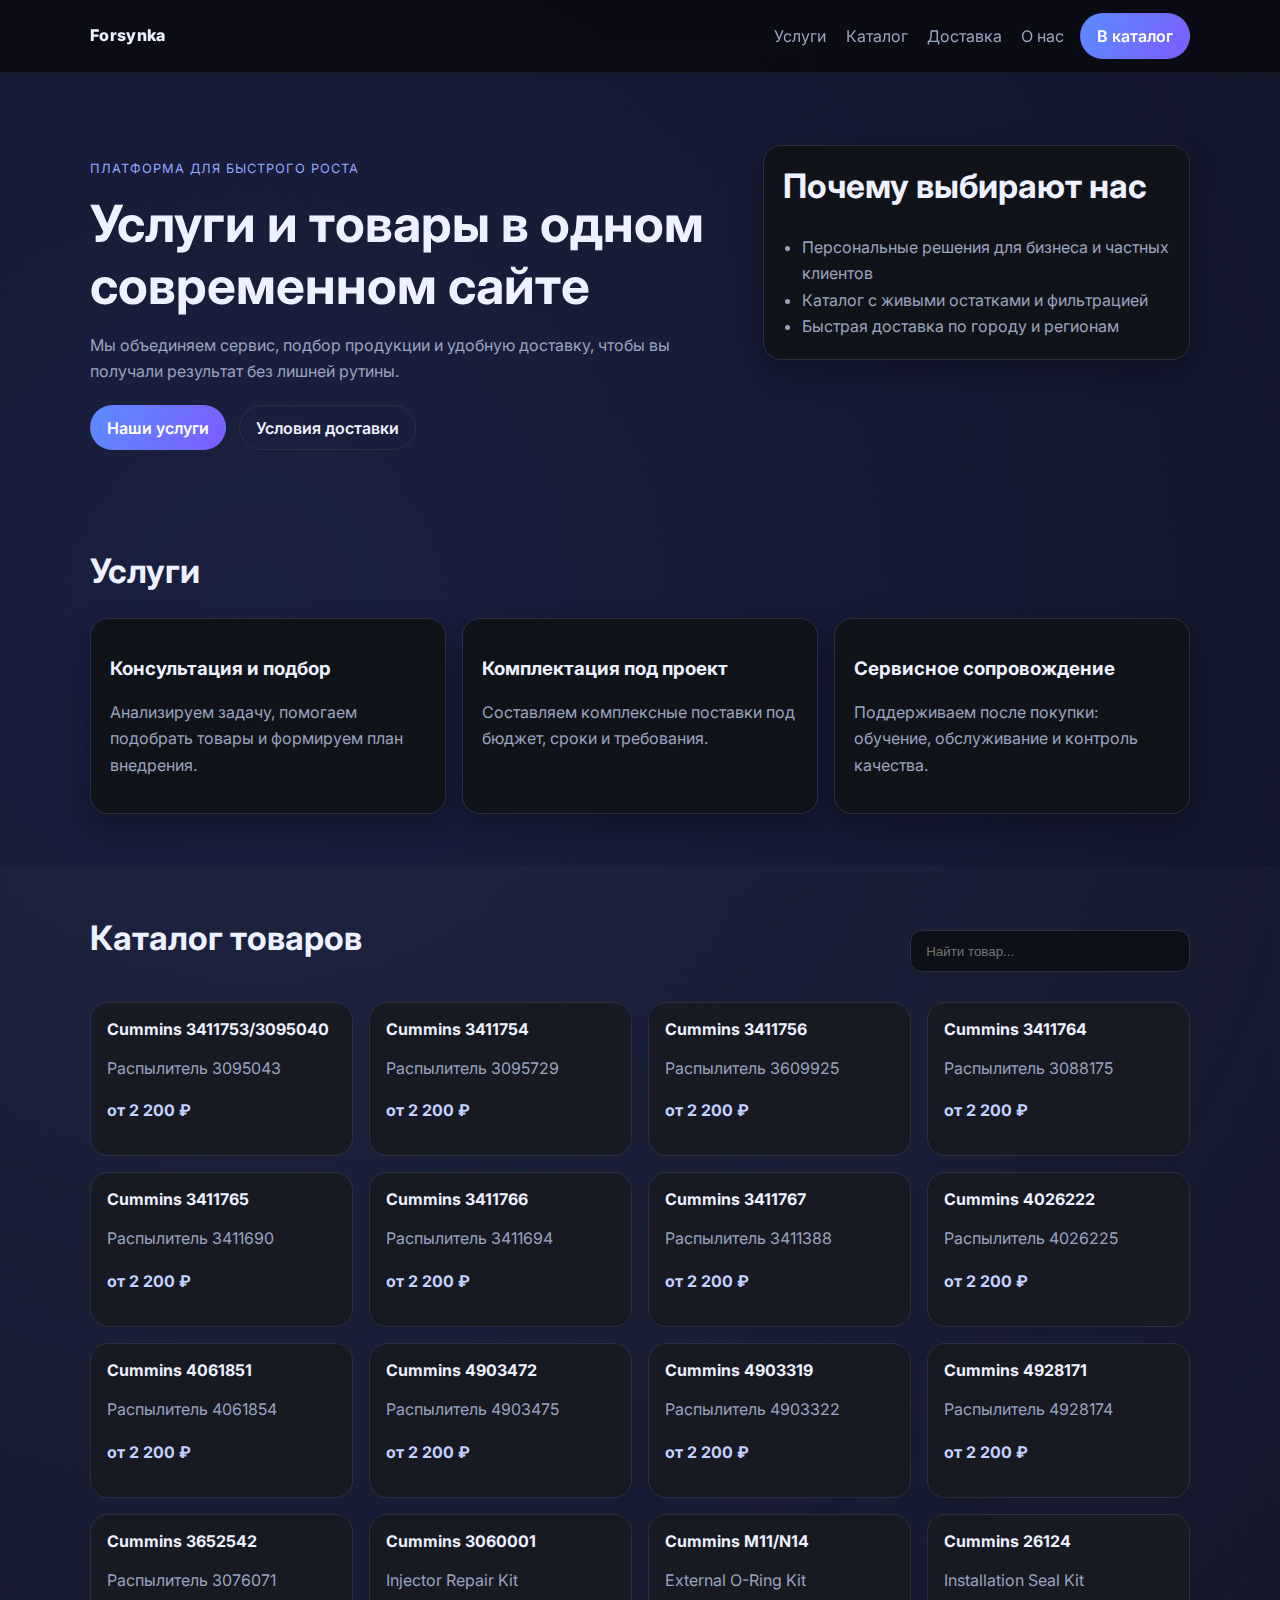
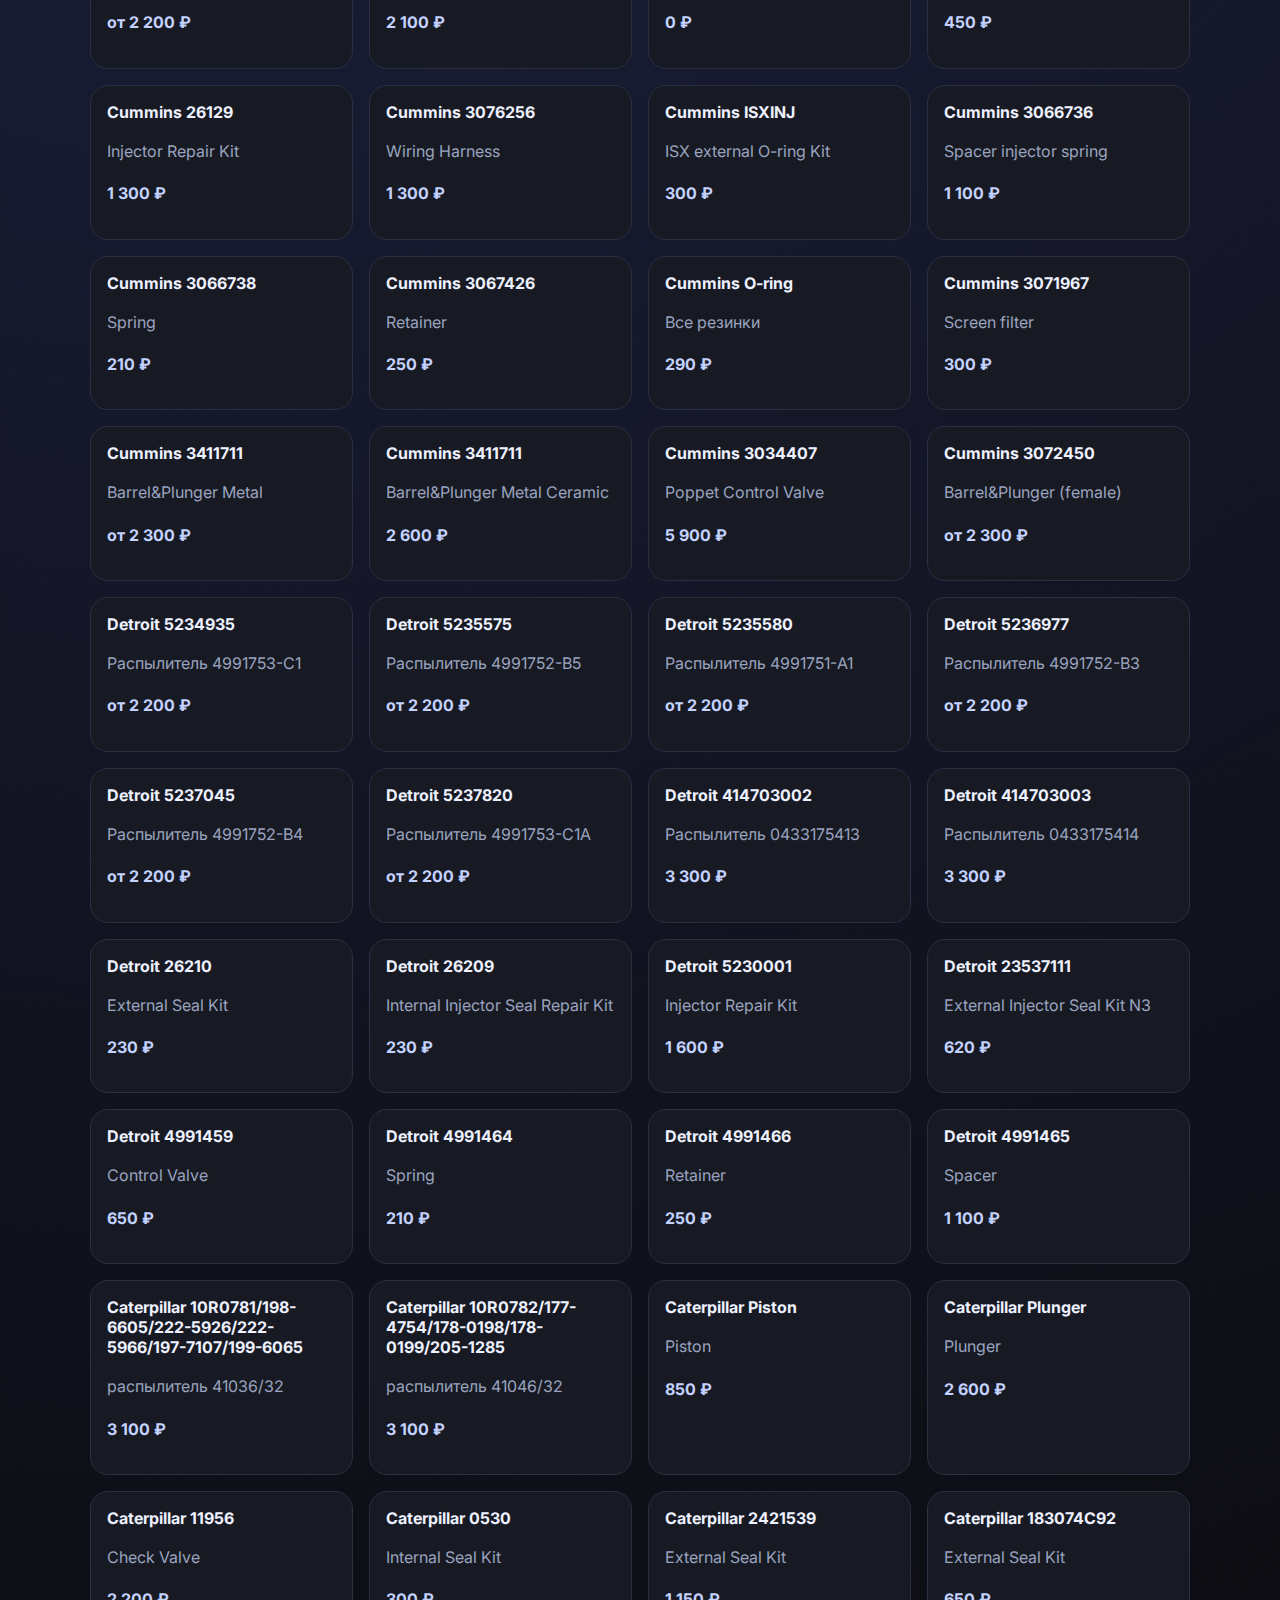
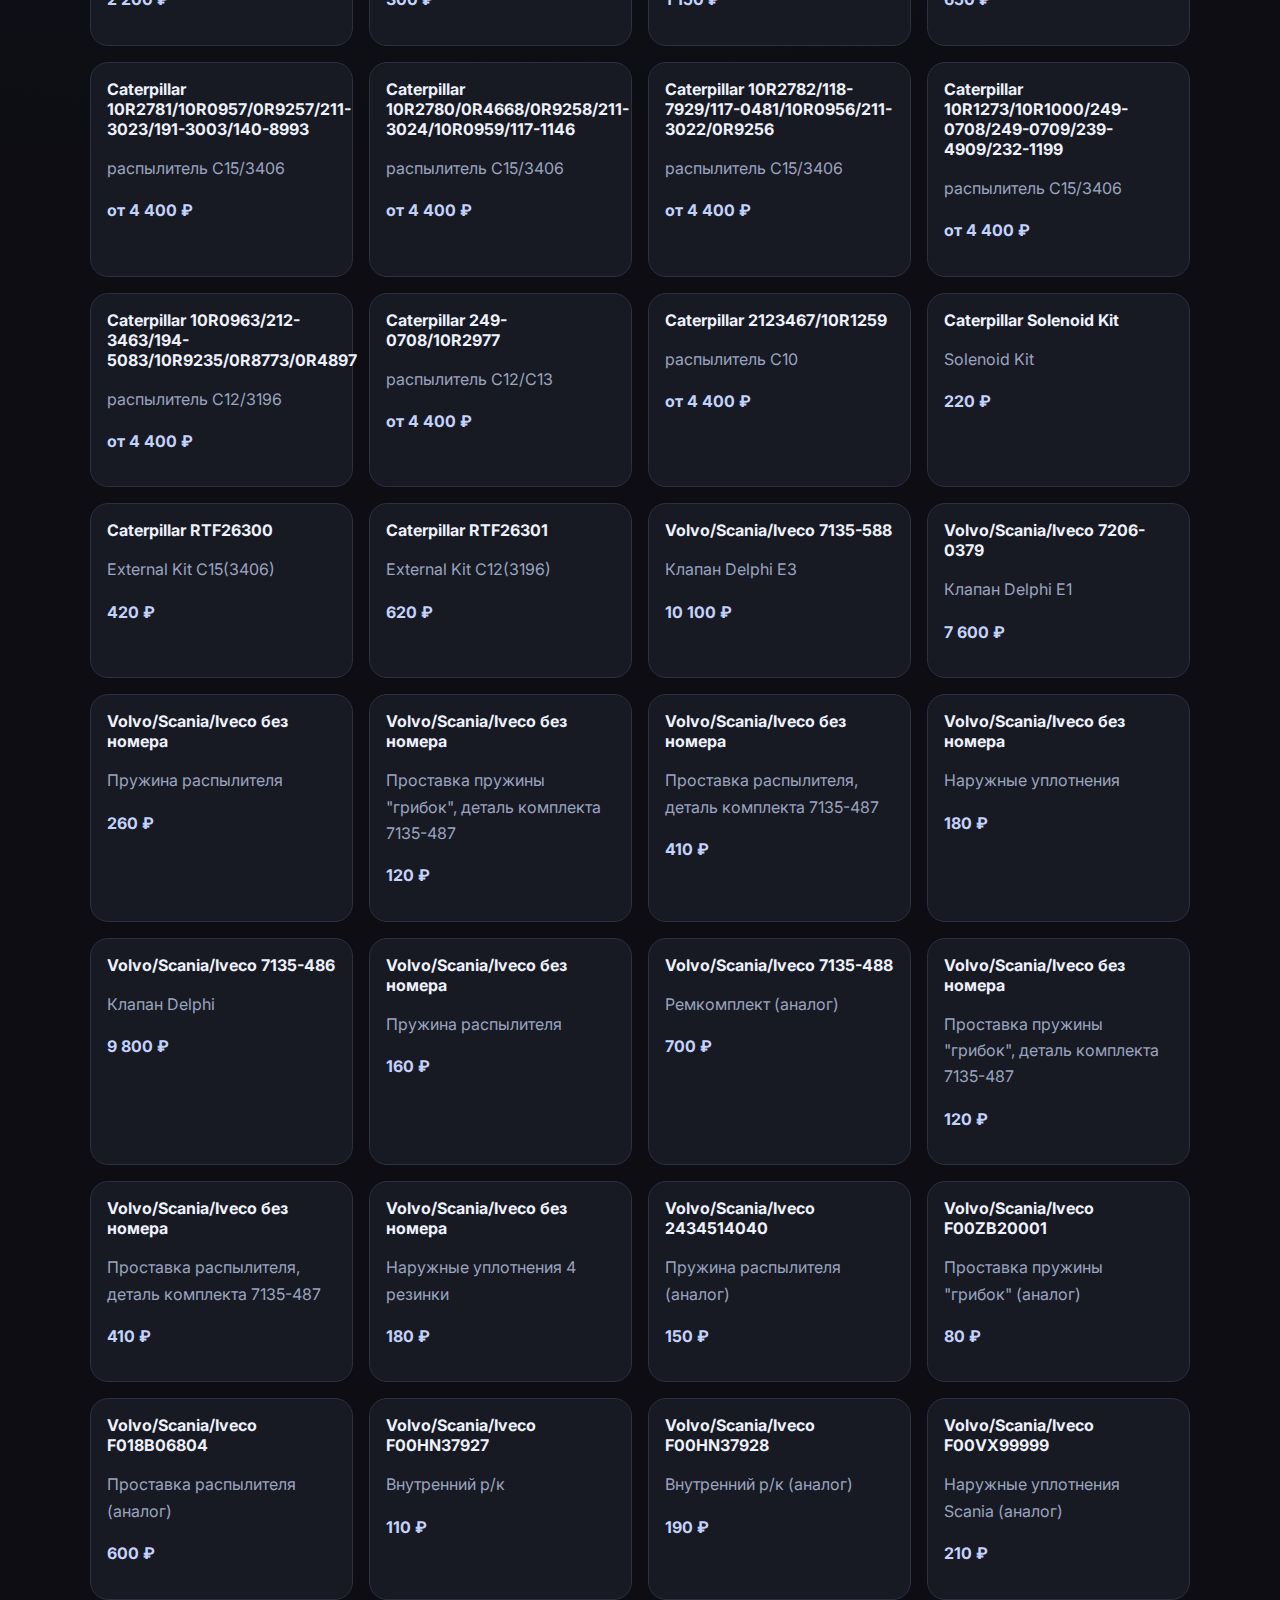
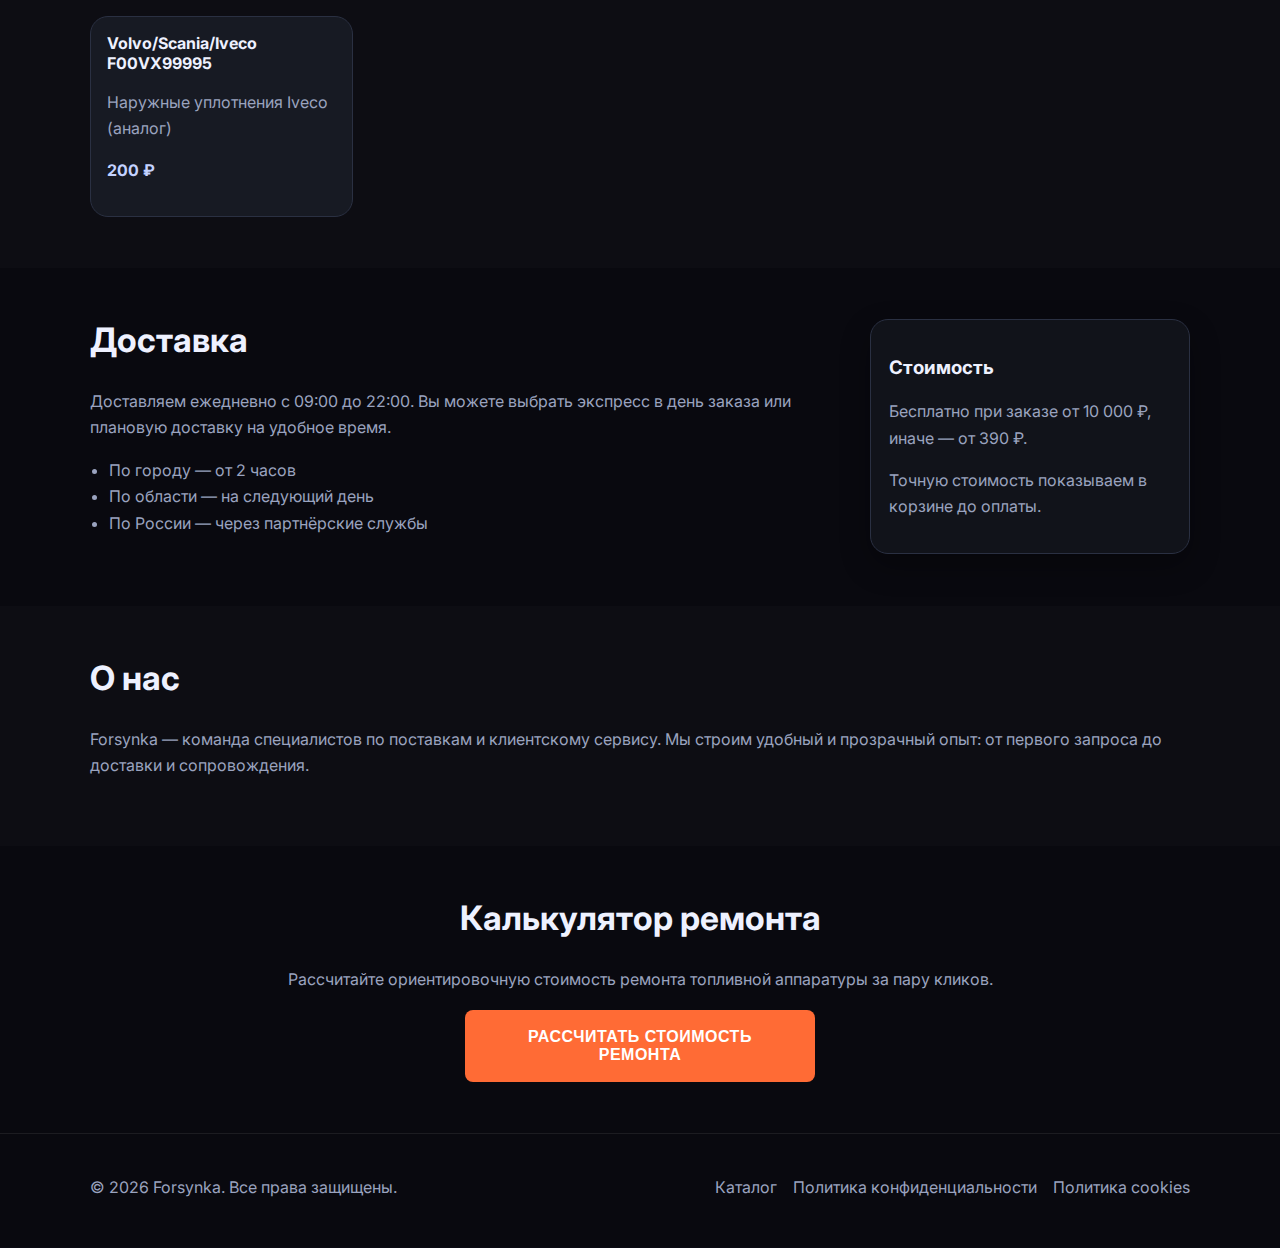
<file: index.html>
<!DOCTYPE html>
<html lang="ru">
  <head>
    <meta charset="UTF-8" />
    <meta name="viewport" content="width=device-width, initial-scale=1.0" />
    <title>Forsynka — услуги, каталог и доставка</title>
    <meta
      name="description"
      content="Современный сайт Forsynka: услуги, товары, каталог, доставка, информация о компании, политика конфиденциальности и cookies."
    />
    <link rel="preconnect" href="https://fonts.googleapis.com" />
    <link rel="preconnect" href="https://fonts.gstatic.com" crossorigin />
    <link
      href="https://fonts.googleapis.com/css2?family=Inter:wght@400;500;600;700;800&display=swap"
      rel="stylesheet"
    />
    <link rel="stylesheet" href="styles.css" />
  </head>
  <body>
    <header class="site-header">
      <div class="container header-content">
        <a href="#hero" class="brand">Forsynka</a>
        <nav class="main-nav" aria-label="Основная навигация">
          <a href="#services">Услуги</a>
          <a href="catalog.html">Каталог</a>
          <a href="#delivery">Доставка</a>
          <a href="#about">О нас</a>
        </nav>
        <a class="btn btn-primary" href="catalog.html">В каталог</a>
      </div>
    </header>

    <main>
      <section id="hero" class="hero">
        <div class="container hero-grid">
          <div>
            <p class="eyebrow">Платформа для быстрого роста</p>
            <h1>Услуги и товары в одном современном сайте</h1>
            <p class="hero-text">
              Мы объединяем сервис, подбор продукции и удобную доставку, чтобы
              вы получали результат без лишней рутины.
            </p>
            <div class="hero-actions">
              <a class="btn btn-primary" href="#services">Наши услуги</a>
              <a class="btn btn-ghost" href="#delivery">Условия доставки</a>
            </div>
          </div>
          <aside class="hero-card" aria-label="Преимущества">
            <h2>Почему выбирают нас</h2>
            <ul>
              <li>Персональные решения для бизнеса и частных клиентов</li>
              <li>Каталог с живыми остатками и фильтрацией</li>
              <li>Быстрая доставка по городу и регионам</li>
            </ul>
          </aside>
        </div>
      </section>

      <section id="services" class="section">
        <div class="container">
          <h2>Услуги</h2>
          <div class="cards-grid">
            <article class="card">
              <h3>Консультация и подбор</h3>
              <p>
                Анализируем задачу, помогаем подобрать товары и формируем план
                внедрения.
              </p>
            </article>
            <article class="card">
              <h3>Комплектация под проект</h3>
              <p>
                Составляем комплексные поставки под бюджет, сроки и требования.
              </p>
            </article>
            <article class="card">
              <h3>Сервисное сопровождение</h3>
              <p>
                Поддерживаем после покупки: обучение, обслуживание и контроль
                качества.
              </p>
            </article>
          </div>
        </div>
      </section>

      <section id="catalog" class="section section-muted">
        <div class="container">
          <div class="section-head">
            <h2>Каталог товаров</h2>
            <label class="search">
              <span class="visually-hidden">Поиск товара</span>
              <input
                id="catalog-search"
                type="search"
                placeholder="Найти товар..."
                autocomplete="off"
              />
            </label>
          </div>
          <div id="catalog-grid" class="catalog-grid" aria-live="polite"></div>
        </div>
      </section>

      <section id="delivery" class="section">
        <div class="container delivery-grid">
          <div>
            <h2>Доставка</h2>
            <p>
              Доставляем ежедневно с 09:00 до 22:00. Вы можете выбрать экспресс
              в день заказа или плановую доставку на удобное время.
            </p>
            <ul class="check-list">
              <li>По городу — от 2 часов</li>
              <li>По области — на следующий день</li>
              <li>По России — через партнёрские службы</li>
            </ul>
          </div>
          <div class="delivery-note">
            <h3>Стоимость</h3>
            <p>Бесплатно при заказе от 10 000 ₽, иначе — от 390 ₽.</p>
            <p>Точную стоимость показываем в корзине до оплаты.</p>
          </div>
        </div>
      </section>

      <section id="about" class="section section-muted">
        <div class="container">
          <h2>О нас</h2>
          <p>
            Forsynka — команда специалистов по поставкам и клиентскому сервису.
            Мы строим удобный и прозрачный опыт: от первого запроса до
            доставки и сопровождения.
          </p>
        </div>
      </section>

      <section id="calculator" class="section">
        <div class="container calculator-entry">
          <h2>Калькулятор ремонта</h2>
          <p>
            Рассчитайте ориентировочную стоимость ремонта топливной аппаратуры
            за пару кликов.
          </p>
          <button id="btn-open-calc" class="open-calc-main-btn" type="button">
            Рассчитать стоимость ремонта
          </button>
        </div>
      </section>
    </main>

    <div id="calc-modal-overlay" class="calc-modal-overlay" aria-hidden="true">
      <div class="repair-calculator-wrapper" role="dialog" aria-modal="true" aria-labelledby="calc-title">
        <button id="btn-close-calc" class="close-btn" aria-label="Закрыть">&times;</button>
        <h2 id="calc-title">Стоимость ремонта<br />топливной аппаратуры</h2>

        <div class="form-group">
          <label for="calc-brand">Выберите бренд аппаратуры:</label>
          <select id="calc-brand">
            <option value="5000">Cummins</option>
            <option value="7500">Caterpillar</option>
            <option value="6000">Volvo</option>
            <option value="6000">Scania</option>
            <option value="8000">Detroit</option>
          </select>
        </div>

        <div class="form-group">
          <label for="calc-qty">Количество штук (1 - 50):</label>
          <input type="number" id="calc-qty" min="1" max="50" value="1" />
        </div>

        <div class="checkbox-group">
          <label class="form-checkbox">
            <input type="checkbox" id="calc-diag" />
            <span>Требуется диагностика (+2 000 руб.)</span>
          </label>
          <label class="form-checkbox">
            <input type="checkbox" id="calc-urgent" />
            <span>Срочный ремонт (+30% к сумме)</span>
          </label>
        </div>

        <div class="total-block">
          <div class="total-label">Итоговая сумма</div>
          <div class="total-price"><span id="calc-total">0</span> <span class="currency">руб.</span></div>
        </div>

        <button class="submit-btn" id="calc-submit" type="button">Оформить заявку</button>
        <div class="success-message" id="calc-message">✅ Ваша заявка успешно оформлена!</div>
      </div>
    </div>

    <footer class="site-footer">
      <div class="container footer-content">
        <p>© 2026 Forsynka. Все права защищены.</p>
        <nav aria-label="Юридическая информация">
          <a href="catalog.html">Каталог</a>
          <a href="privacy.html">Политика конфиденциальности</a>
          <a href="cookies.html">Политика cookies</a>
        </nav>
      </div>
    </footer>

    <script src="script.js"></script>
  </body>
</html>
</file>
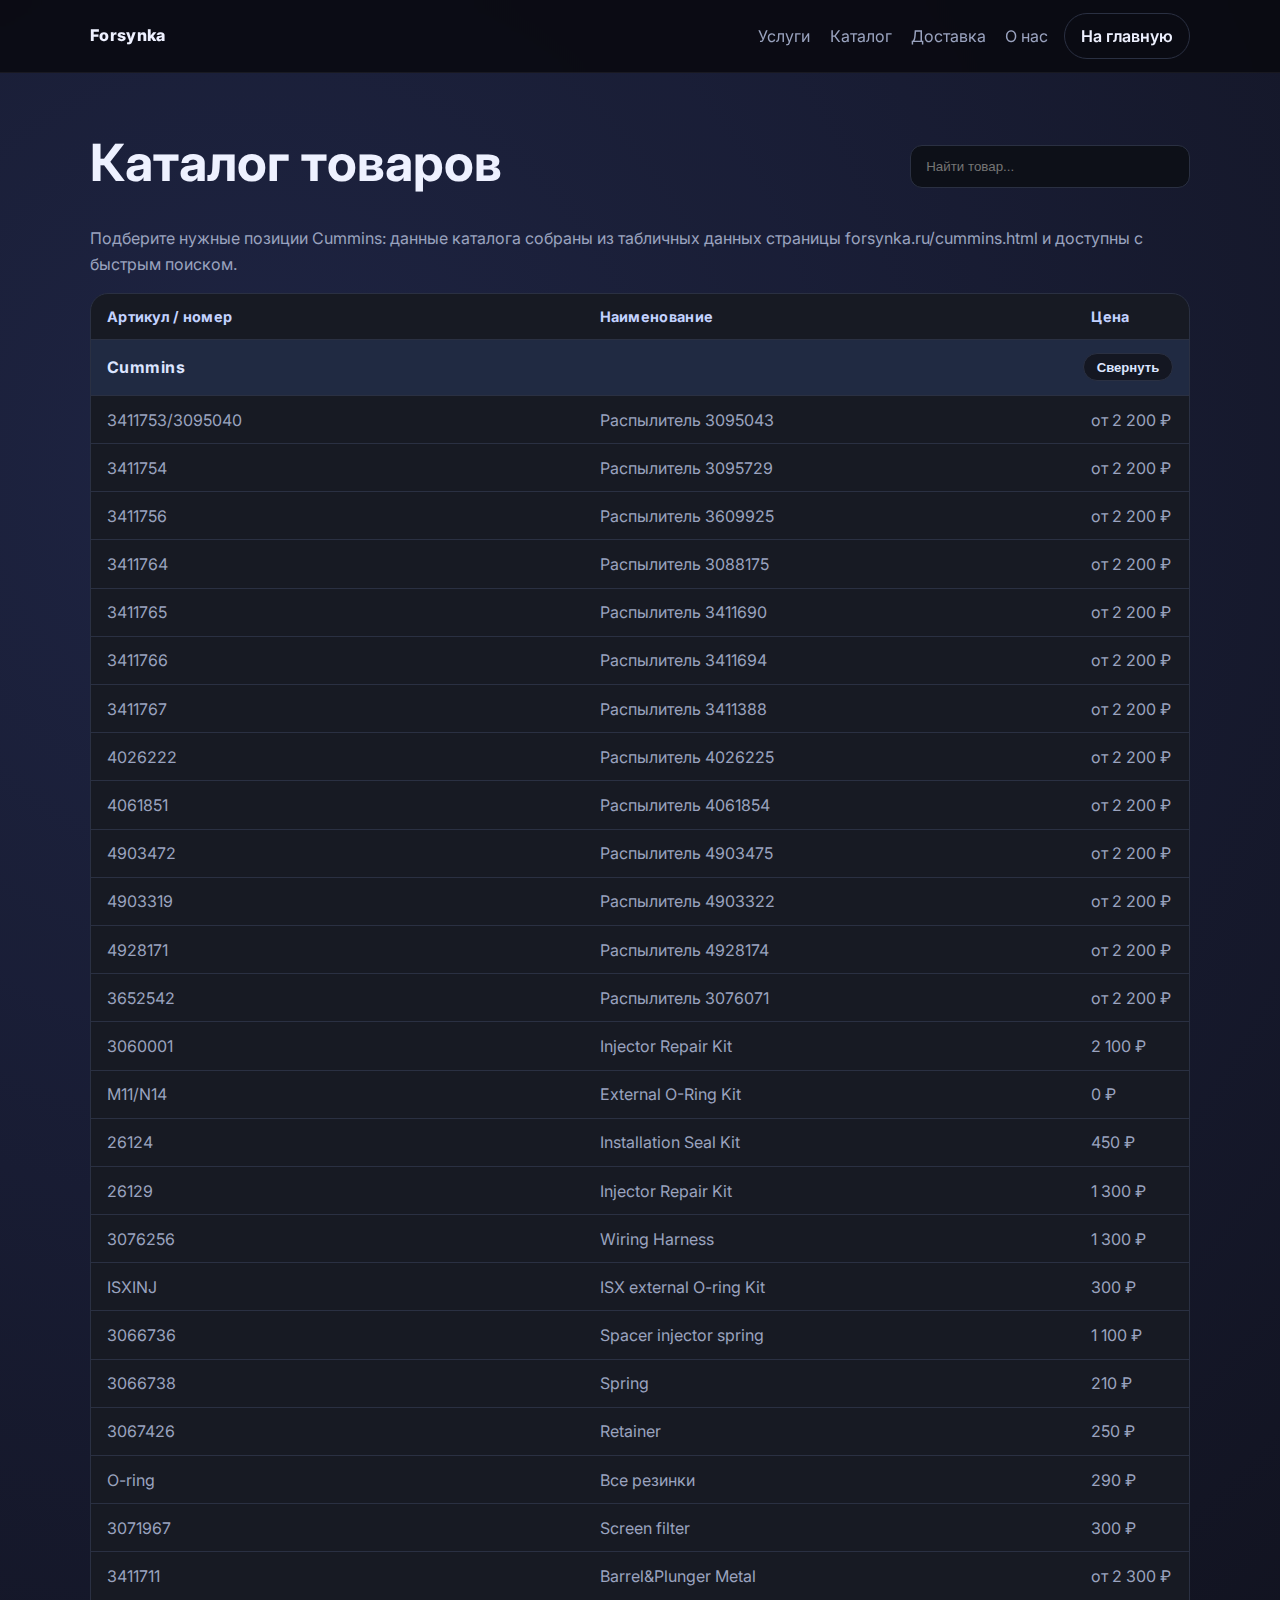
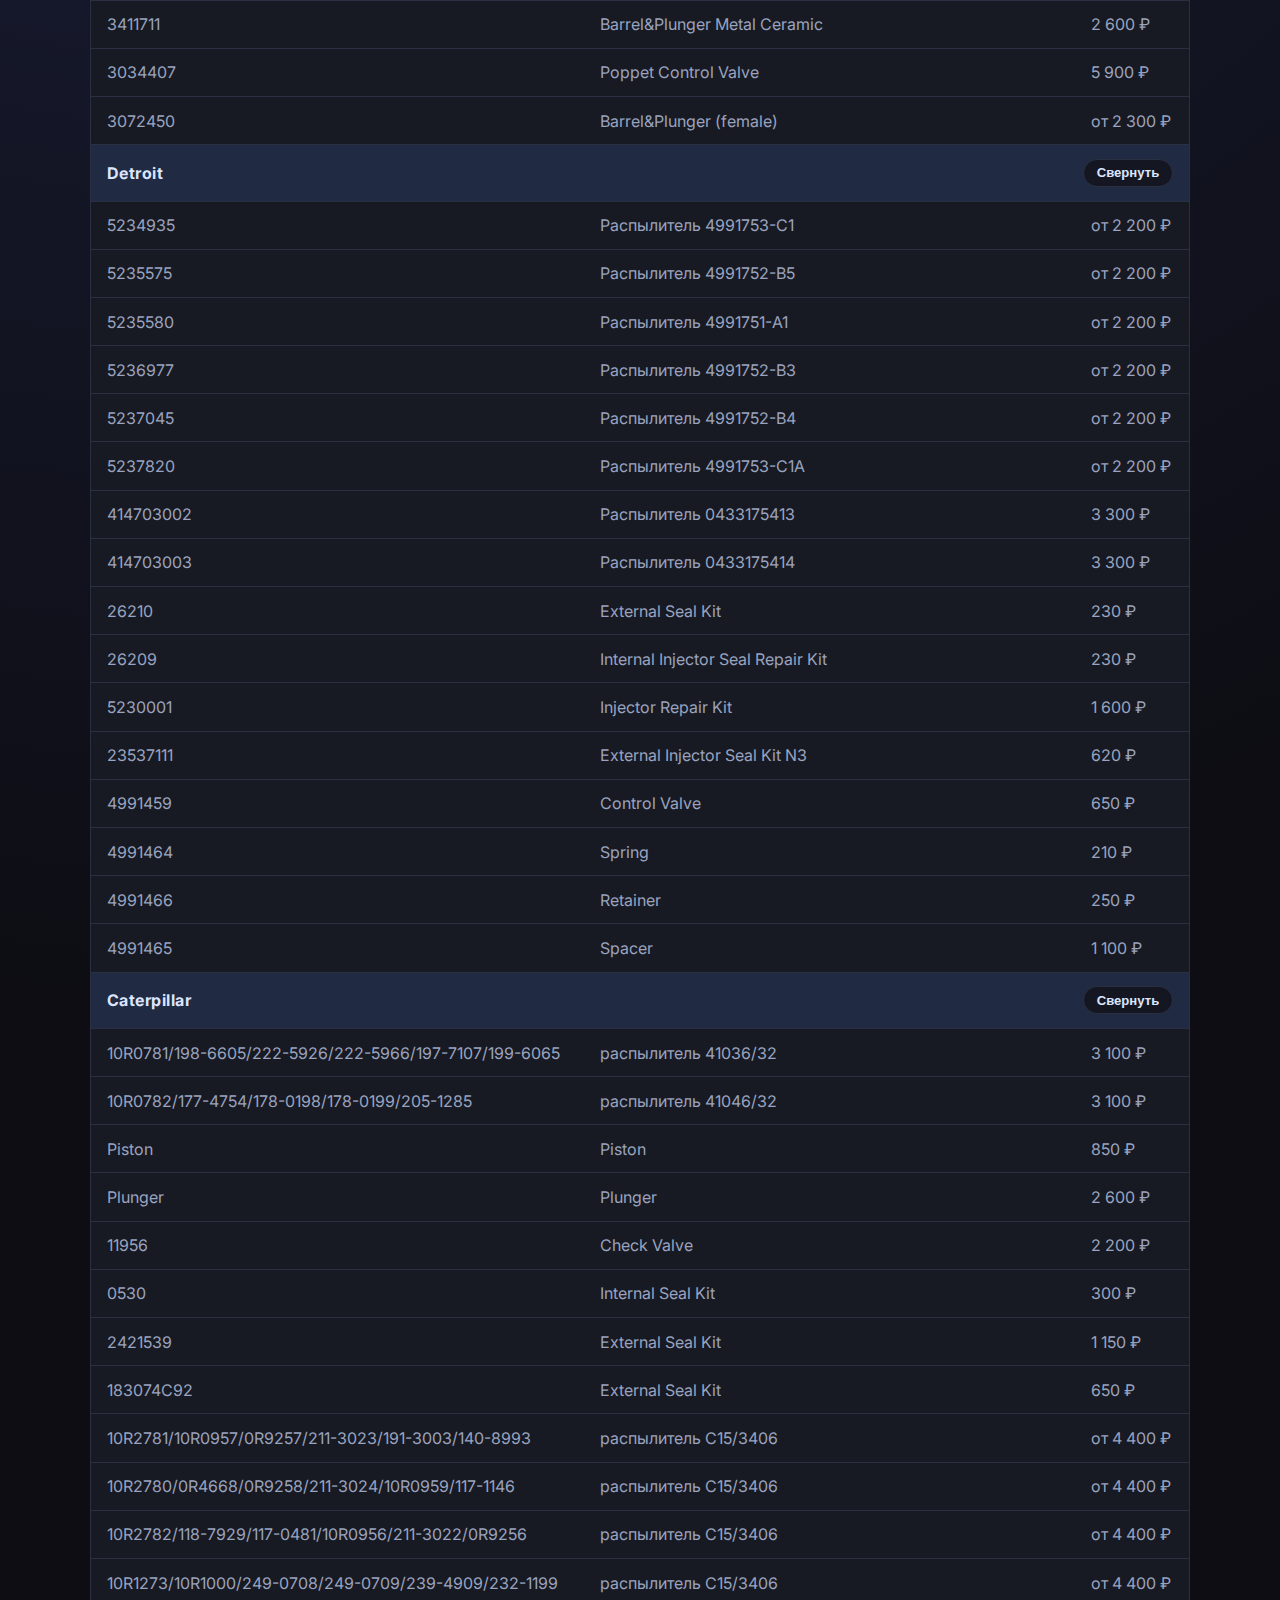
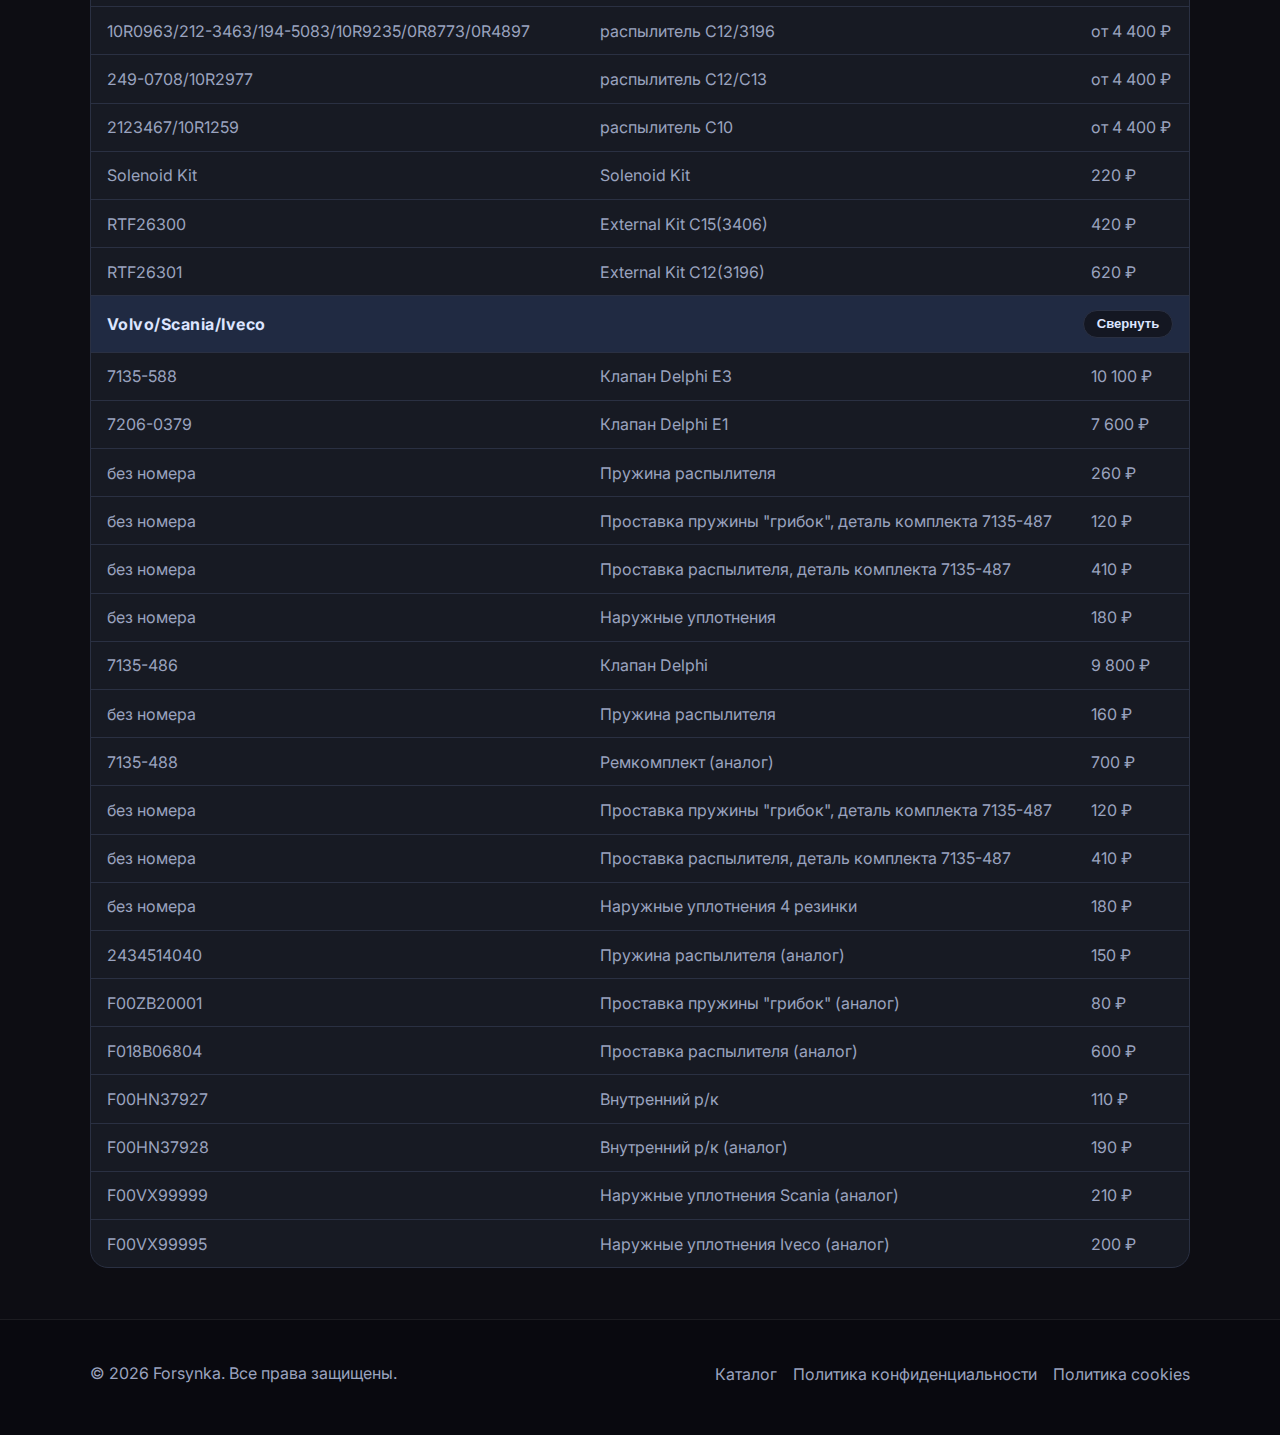
<file: catalog.html>
<!DOCTYPE html>
<html lang="ru">
  <head>
    <meta charset="UTF-8" />
    <meta name="viewport" content="width=device-width, initial-scale=1.0" />
    <title>Каталог товаров — Forsynka</title>
    <meta
      name="description"
      content="Отдельная страница каталога Forsynka с поиском по товарам и категориям."
    />
    <link rel="preconnect" href="https://fonts.googleapis.com" />
    <link rel="preconnect" href="https://fonts.gstatic.com" crossorigin />
    <link
      href="https://fonts.googleapis.com/css2?family=Inter:wght@400;500;600;700;800&display=swap"
      rel="stylesheet"
    />
    <link rel="stylesheet" href="styles.css" />
  </head>
  <body>
    <header class="site-header">
      <div class="container header-content">
        <a href="index.html" class="brand">Forsynka</a>
        <nav class="main-nav" aria-label="Основная навигация">
          <a href="index.html#services">Услуги</a>
          <a href="catalog.html">Каталог</a>
          <a href="index.html#delivery">Доставка</a>
          <a href="index.html#about">О нас</a>
        </nav>
        <a class="btn btn-ghost" href="index.html">На главную</a>
      </div>
    </header>

    <main>
      <section class="section section-muted">
        <div class="container">
          <div class="section-head">
            <h1>Каталог товаров</h1>
            <label class="search">
              <span class="visually-hidden">Поиск товара</span>
              <input
                id="catalog-search"
                type="search"
                placeholder="Найти товар..."
                autocomplete="off"
              />
            </label>
          </div>
          <p>Подберите нужные позиции Cummins: данные каталога собраны из табличных данных страницы forsynka.ru/cummins.html и доступны с быстрым поиском.</p>
          <div class="catalog-table-wrap" aria-live="polite">
            <table class="catalog-table">
              <thead>
                <tr>
                  <th>Артикул / номер</th>
                  <th>Наименование</th>
                  <th>Цена</th>
                </tr>
              </thead>
              <tbody id="catalog-table-body"></tbody>
            </table>
          </div>
          <div id="catalog-grid" class="catalog-grid" aria-live="polite"></div>
        </div>
      </section>
    </main>

    <footer class="site-footer">
      <div class="container footer-content">
        <p>© 2026 Forsynka. Все права защищены.</p>
        <nav aria-label="Юридическая информация">
          <a href="catalog.html">Каталог</a>
          <a href="privacy.html">Политика конфиденциальности</a>
          <a href="cookies.html">Политика cookies</a>
        </nav>
      </div>
    </footer>

    <script src="script.js"></script>
  </body>
</html>
</file>
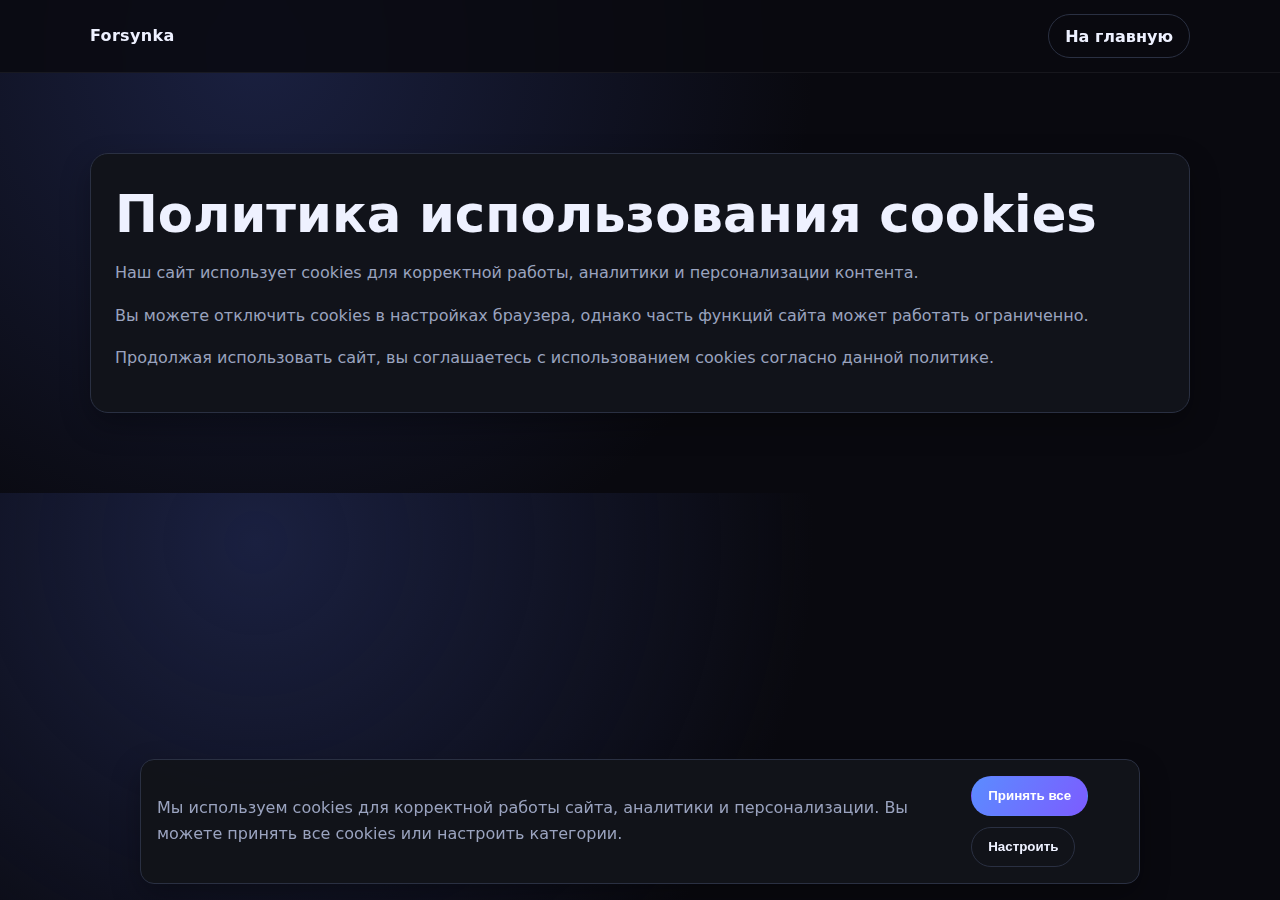
<file: cookies.html>
<!DOCTYPE html>
<html lang="ru">
  <head>
    <meta charset="UTF-8" />
    <meta name="viewport" content="width=device-width, initial-scale=1.0" />
    <title>Политика cookies — Forsynka</title>
    <link rel="stylesheet" href="styles.css" />
  </head>
  <body>
    <header class="site-header">
      <div class="container header-content">
        <a href="index.html" class="brand">Forsynka</a>
        <a class="btn btn-ghost" href="index.html">На главную</a>
      </div>
    </header>
    <main class="policy-main">
      <div class="container">
        <article class="policy-card">
          <h1>Политика использования cookies</h1>
          <p>
            Наш сайт использует cookies для корректной работы, аналитики и
            персонализации контента.
          </p>
          <p>
            Вы можете отключить cookies в настройках браузера, однако часть
            функций сайта может работать ограниченно.
          </p>
          <p>
            Продолжая использовать сайт, вы соглашаетесь с использованием
            cookies согласно данной политике.
          </p>
        </article>
      </div>
    </main>
      <script src="cookie-consent.js"></script>
  </body>
</html>
</file>
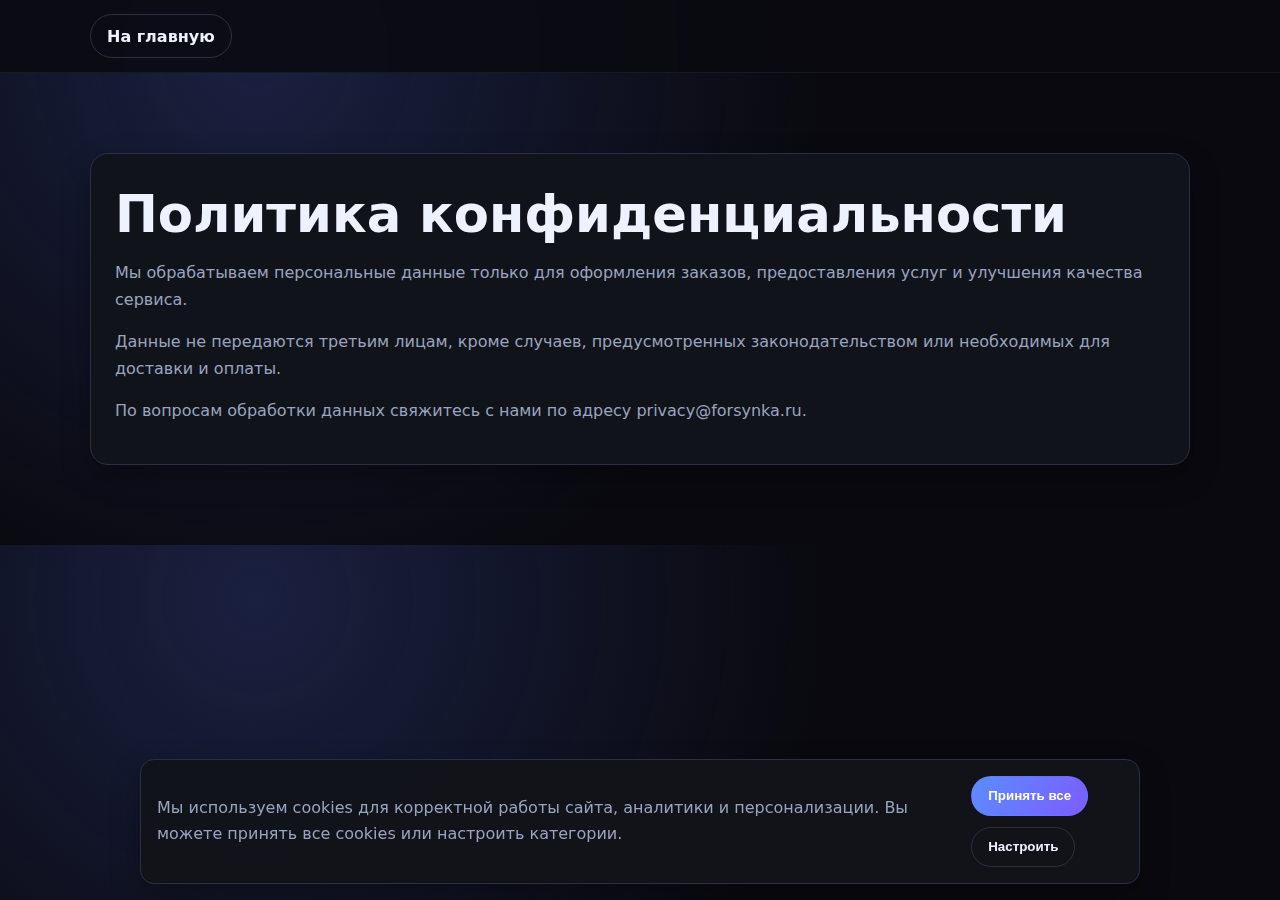
<file: privacy.html>
<!DOCTYPE html>
<html lang="ru">
  <head>
    <meta charset="UTF-8" />
    <meta name="viewport" content="width=device-width, initial-scale=1.0" />
    <title>Политика конфиденциальности — Forsynka</title>
    <link rel="stylesheet" href="styles.css" />
    <link rel="icon" type="image/svg+xml" href="max-messenger-sign-logo.svg" />
  </head>
  <body>
    <header class="site-header">
      <div class="container header-content">
        <a class="btn btn-ghost" href="index.html">На главную</a>
        <a href="index.html" class="brand"><img src="max-messenger-sign-logo.svg" alt="MAX Messenger" class="brand-logo" /></a>
      </div>
    </header>
    <main class="policy-main">
      <div class="container">
        <article class="policy-card">
          <h1>Политика конфиденциальности</h1>
          <p>
            Мы обрабатываем персональные данные только для оформления заказов,
            предоставления услуг и улучшения качества сервиса.
          </p>
          <p>
            Данные не передаются третьим лицам, кроме случаев, предусмотренных
            законодательством или необходимых для доставки и оплаты.
          </p>
          <p>
            По вопросам обработки данных свяжитесь с нами по адресу
            privacy@forsynka.ru.
          </p>
        </article>
      </div>
    </main>
      <script src="cookie-consent.js"></script>
</body>
</html>
</file>
<file: styles.css>
:root {
  --bg: #09090f;
  --surface: #11131a;
  --surface-soft: #171a23;
  --text: #eef1ff;
  --muted: #9aa3bf;
  --primary: #5b8cff;
  --primary-strong: #7c5cff;
  --border: #2a3042;
  --radius: 18px;
  --shadow: 0 12px 30px rgba(0, 0, 0, 0.3);
}

* {
  box-sizing: border-box;
}

html,
body {
  margin: 0;
  font-family: 'Inter', system-ui, -apple-system, Segoe UI, Roboto, sans-serif;
  background: radial-gradient(circle at 20% 10%, #1a2040, transparent 50%),
    var(--bg);
  color: var(--text);
  scroll-behavior: smooth;
}

.container {
  width: min(1100px, 92vw);
  margin: 0 auto;
}

.site-header {
  position: sticky;
  top: 0;
  z-index: 10;
  backdrop-filter: blur(12px);
  background: rgba(9, 9, 15, 0.85);
  border-bottom: 1px solid rgba(255, 255, 255, 0.06);
}

.header-content {
  display: flex;
  align-items: center;
  justify-content: space-between;
  min-height: 72px;
  gap: 1rem;
}

.brand {
  color: var(--text);
  font-weight: 800;
  text-decoration: none;
  letter-spacing: 0.02em;
  display: inline-flex;
  align-items: center;
  line-height: 1.1;
  flex-shrink: 0;
}

.brand-active {
  color: #ffffff;
}

.brand-active:hover {
  color: #cfd9ff;
}

.header-max-icon {
  margin-left: auto;
  display: inline-flex;
  align-items: center;
  justify-content: center;
  width: 30px;
  height: 30px;
  flex-shrink: 0;
}

.header-max-icon img {
  width: 30px;
  height: 30px;
  display: block;
}

.main-nav {
  display: flex;
  gap: 1.2rem;
  margin-left: auto;
}

.main-nav a,
.site-footer a {
  color: var(--muted);
  text-decoration: none;
}

.main-nav a:hover,
.site-footer a:hover {
  color: var(--text);
}

.btn {
  border-radius: 999px;
  padding: 0.72rem 1rem;
  font-weight: 600;
  text-decoration: none;
  border: 1px solid transparent;
}

.btn-primary {
  background: linear-gradient(120deg, var(--primary), var(--primary-strong));
  color: #fff;
}

.btn-ghost {
  background: transparent;
  color: var(--text);
  border-color: var(--border);
}

.hero {
  padding: 4.5rem 0 3rem;
}

.hero-grid {
  display: grid;
  grid-template-columns: 1.2fr 0.8fr;
  gap: 2rem;
  align-items: start;
}

.eyebrow {
  color: #93a8ff;
  text-transform: uppercase;
  letter-spacing: 0.08em;
  font-size: 0.8rem;
}

h1 {
  font-size: clamp(2rem, 4vw, 3.2rem);
  margin: 0.4rem 0 1rem;
}

h2 {
  font-size: clamp(1.5rem, 3vw, 2.1rem);
  margin-top: 0;
}

.hero-text,
p,
li {
  color: var(--muted);
  line-height: 1.65;
}

.hero-actions {
  display: flex;
  gap: 0.8rem;
  margin-top: 1.3rem;
}

.hero-card,
.card,
.delivery-note,
.policy-card {
  border: 1px solid var(--border);
  border-radius: var(--radius);
  background: var(--surface);
  box-shadow: var(--shadow);
}

.hero-card {
  padding: 1.2rem;
}

.hero-card ul {
  margin: 0;
  padding-left: 1.2rem;
}

.section {
  padding: 3.2rem 0;
}

/* Учитываем sticky-header при переходах по якорям */
section[id] {
  scroll-margin-top: 88px;
}

.section-muted {
  background: rgba(255, 255, 255, 0.02);
}

.cards-grid {
  display: grid;
  grid-template-columns: repeat(3, minmax(0, 1fr));
  gap: 1rem;
}

.card {
  padding: 1.2rem;
}

.section-head {
  display: flex;
  align-items: center;
  justify-content: space-between;
  gap: 1rem;
  margin-bottom: 1rem;
}

.search input {
  width: min(280px, 65vw);
  padding: 0.8rem 0.95rem;
  border-radius: 12px;
  border: 1px solid var(--border);
  background: #0d1018;
  color: var(--text);
}


.catalog-grid {
  display: grid;
  grid-template-columns: repeat(4, minmax(0, 1fr));
  gap: 1rem;
}

.product-card {
  border: 1px solid var(--border);
  background: var(--surface-soft);
  border-radius: var(--radius);
  padding: 1rem;
}

.product-card h3 {
  margin: 0 0 0.6rem;
  font-size: 1rem;
}

.price {
  color: #c3d2ff;
  font-weight: 700;
}

.delivery-grid {
  display: grid;
  grid-template-columns: 1fr 320px;
  gap: 1rem;
}

.delivery-note {
  padding: 1.1rem;
}

.check-list {
  padding-left: 1.2rem;
}

.site-footer {
  border-top: 1px solid rgba(255, 255, 255, 0.08);
  padding: 1.5rem 0 2rem;
}

.footer-content {
  display: flex;
  justify-content: space-between;
  align-items: center;
  gap: 1rem;
  flex-wrap: nowrap;
}

.footer-content nav {
  display: flex;
  gap: 1rem;
  align-items: center;
}

.policy-main {
  padding: 5rem 0;
}

.policy-card {
  padding: 1.5rem;
}

.visually-hidden {
  position: absolute;
  width: 1px;
  height: 1px;
  overflow: hidden;
  clip: rect(0 0 0 0);
}

@media (max-width: 920px) {
  .hero-grid,
  .cards-grid,
  .catalog-grid,
  .delivery-grid {
    grid-template-columns: 1fr 1fr;
  }

  .main-nav {
    display: none;
  }

  .footer-content {
    flex-wrap: wrap;
    align-items: flex-start;
  }

  .footer-content nav {
    flex-wrap: wrap;
  }
}

@media (max-width: 640px) {
  .hero-grid,
  .cards-grid,
  .catalog-grid,
  .delivery-grid {
    grid-template-columns: 1fr;
  }

  .header-content {
    flex-wrap: wrap;
    padding: 0.6rem 0;
  }

  .header-actions {
    width: 100%;
    justify-content: flex-end;
  }
}

.calculator-entry {
  text-align: center;
}

.calculator-entry p {
  margin-bottom: 1.1rem;
}

.open-calc-main-btn {
  display: inline-block;
  width: 100%;
  max-width: 350px;
  margin: 0 auto;
  background-color: #ff6b35;
  color: #ffffff;
  border: none;
  padding: 18px 20px;
  font-size: 16px;
  font-weight: 700;
  border-radius: 8px;
  cursor: pointer;
  transition: background-color 0.2s ease, transform 0.1s ease;
  text-transform: uppercase;
  letter-spacing: 0.5px;
  text-align: center;
}

.open-calc-main-btn:hover {
  background-color: #e55a24;
}

.calc-modal-overlay {
  display: none;
  position: fixed;
  top: 0;
  left: 0;
  width: 100%;
  height: 100%;
  background-color: rgba(26, 26, 46, 0.85);
  z-index: 99999;
  align-items: center;
  justify-content: center;
  backdrop-filter: blur(4px);
  opacity: 0;
  transition: opacity 0.3s ease;
  padding: 20px;
}

.calc-modal-overlay.is-active {
  display: flex;
  opacity: 1;
}

body.calc-modal-open {
  overflow: hidden;
}

.repair-calculator-wrapper {
  position: relative;
  font-family: 'Inter', system-ui, -apple-system, Segoe UI, Roboto, sans-serif;
  background-color: #1a1a2e;
  color: #ffffff;
  padding: 24px 20px;
  border-radius: 12px;
  width: 100%;
  max-width: 500px;
  margin: 0 auto;
  box-shadow: 0 10px 30px rgba(0, 0, 0, 0.4);
}

.repair-calculator-wrapper * {
  box-sizing: border-box;
}

.close-btn {
  position: absolute;
  top: 15px;
  right: 15px;
  background: none;
  border: none;
  color: #a0a0b5;
  font-size: 32px;
  cursor: pointer;
  line-height: 1;
  padding: 5px;
}

.close-btn:hover {
  color: #ff6b35;
}

.repair-calculator-wrapper h2 {
  margin-top: 0;
  font-size: 22px;
  text-align: center;
  margin-bottom: 24px;
  font-weight: 700;
  color: #ffffff;
  line-height: 1.3;
  padding: 0 20px;
}

.form-group {
  display: flex;
  flex-direction: column;
  margin-bottom: 20px;
}

.repair-calculator-wrapper label {
  margin-bottom: 8px;
  font-size: 14px;
  color: #a0a0b5;
  font-weight: 500;
}

.repair-calculator-wrapper select,
.repair-calculator-wrapper input[type='number'] {
  width: 100%;
  padding: 14px;
  border-radius: 8px;
  border: 1px solid #30304d;
  background-color: #252540;
  color: #ffffff;
  font-size: 16px;
  outline: none;
  transition: border-color 0.2s ease, box-shadow 0.2s ease;
}

.repair-calculator-wrapper select:focus,
.repair-calculator-wrapper input[type='number']:focus {
  border-color: #ff6b35;
  box-shadow: 0 0 0 2px rgba(255, 107, 53, 0.2);
}

.checkbox-group {
  margin-bottom: 24px;
}

.form-checkbox {
  display: flex;
  align-items: center;
  margin-bottom: 14px;
  cursor: pointer;
}

.form-checkbox input[type='checkbox'] {
  margin: 0 12px 0 0;
  width: 20px;
  height: 20px;
  accent-color: #ff6b35;
  cursor: pointer;
  flex-shrink: 0;
}

.form-checkbox span {
  font-size: 15px;
  color: #e0e0e0;
  line-height: 1.4;
}

.total-block {
  background-color: #252540;
  padding: 20px;
  border-radius: 8px;
  text-align: center;
  margin-bottom: 24px;
  border-left: 4px solid #ff6b35;
}

.total-label {
  font-size: 14px;
  color: #a0a0b5;
  margin-bottom: 6px;
  text-transform: uppercase;
  letter-spacing: 1px;
}

.total-price {
  font-size: 32px;
  font-weight: 700;
  color: #ff6b35;
  word-break: break-word;
}

.currency {
  font-size: 20px;
  font-weight: 500;
  color: #ffffff;
}

.submit-btn {
  width: 100%;
  background-color: #ff6b35;
  color: #ffffff;
  border: none;
  padding: 16px;
  font-size: 16px;
  font-weight: 700;
  border-radius: 8px;
  cursor: pointer;
}

.submit-btn:hover {
  background-color: #e55a24;
}

.success-message {
  display: none;
  background-color: #2e7d32;
  color: white;
  padding: 12px;
  border-radius: 8px;
  text-align: center;
  margin-top: 16px;
  font-size: 14px;
  font-weight: 500;
}

@media (max-width: 480px) {
  .repair-calculator-wrapper {
    padding: 20px 16px;
  }

  .repair-calculator-wrapper h2 {
    font-size: 20px;
  }

  .total-price {
    font-size: 28px;
  }
}

.catalog-table-wrap {
  margin-top: 1rem;
  border: 1px solid var(--border);
  border-radius: var(--radius);
  overflow-x: auto;
  background: var(--surface-soft);
}

.catalog-table {
  width: 100%;
  border-collapse: collapse;
  min-width: 640px;
}

.catalog-table th,
.catalog-table td {
  padding: 0.85rem 1rem;
  border-bottom: 1px solid var(--border);
  text-align: left;
}

.catalog-table th {
  color: #c3d2ff;
  font-size: 0.9rem;
  letter-spacing: 0.02em;
}

.catalog-table td {
  color: var(--muted);
}

.catalog-table tr:last-child td {
  border-bottom: none;
}

.cookie-banner {
  position: fixed;
  left: 50%;
  bottom: 16px;
  transform: translateX(-50%);
  width: min(1000px, 92vw);
  background: rgba(17, 19, 26, 0.98);
  border: 1px solid var(--border);
  border-radius: 14px;
  padding: 1rem;
  display: flex;
  justify-content: space-between;
  align-items: center;
  gap: 1rem;
  z-index: 12000;
  box-shadow: var(--shadow);
}

.cookie-banner p {
  margin: 0;
}

.cookie-actions {
  display: flex;
  gap: 0.7rem;
  flex-wrap: wrap;
}

.cookie-settings-modal {
  position: fixed;
  inset: 0;
  background: rgba(0, 0, 0, 0.65);
  display: none;
  align-items: center;
  justify-content: center;
  padding: 1rem;
  z-index: 13000;
}

.cookie-settings-modal.is-active {
  display: flex;
}

.cookie-settings-card {
  position: relative;
  width: min(560px, 94vw);
  background: var(--surface);
  border: 1px solid var(--border);
  border-radius: var(--radius);
  padding: 1.25rem;
}

.cookie-option {
  margin-bottom: 0.9rem;
}

body.cookie-modal-open {
  overflow: hidden;
}

@media (max-width: 720px) {
  .cookie-banner {
    flex-direction: column;
    align-items: flex-start;
  }
}

.catalog-group-row td {
  background: rgba(91, 140, 255, 0.14);
  color: #dce5ff;
  font-weight: 700;
  letter-spacing: 0.03em;
  cursor: pointer;
}

.catalog-group-row:hover td {
  background: rgba(91, 140, 255, 0.2);
}

.catalog-group-head {
  display: flex;
  align-items: center;
  justify-content: space-between;
  gap: 1rem;
}

.catalog-toggle-btn {
  border: 1px solid var(--border);
  border-radius: 999px;
  padding: 0.35rem 0.8rem;
  background: rgba(17, 19, 26, 0.8);
  color: #dce5ff;
  font-size: 0.82rem;
  font-weight: 600;
  cursor: pointer;
}

.catalog-toggle-btn:hover {
  border-color: #8faeff;
  color: #ffffff;
}
</file>
